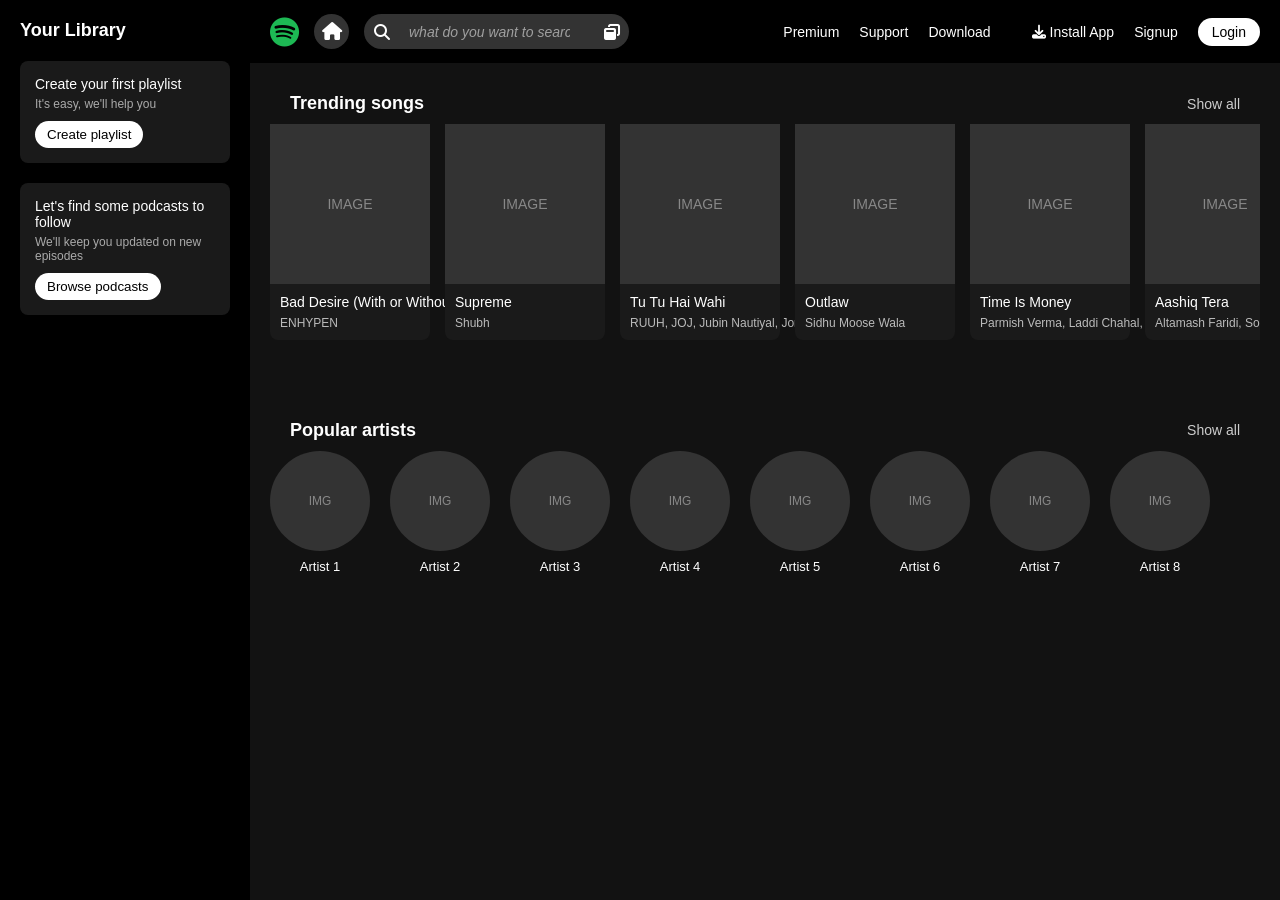
<file: CRT Assignments/Assignment-02/index.html>
<!DOCTYPE html>
<html lang="en">
  <head>
    <meta charset="UTF-8" />
    <title>Music Dashboard</title>
    <meta name="viewport" content="width=device-width, initial-scale=1.0" />

    <!-- Link to your CSS and FontAwesome -->
    <link rel="stylesheet" href="index.css" />
    <link
      rel="stylesheet"
      href="https://cdnjs.cloudflare.com/ajax/libs/font-awesome/6.7.2/css/all.min.css"
      integrity="sha512-Evv84Mr4kqVGRNSgIGL/F/aIDqQb7xQ2vcrdIwxfjThSH8CSR7PBEakCr51Ck+w+/U6swU2Im1vVX0SVk9ABhg=="
      crossorigin="anonymous"
      referrerpolicy="no-referrer"
    />
  </head>
  <body>
    <div class="container">
      <!-- ====== SIDEBAR ====== -->
      <aside class="sidebar">
        <h3 class="sidebar-title">Your Library</h3>

        <div class="box">
          <p>Create your first playlist</p>
          <small>It's easy, we'll help you</small>
          <button>Create playlist</button>
        </div>

        <div class="box">
          <p>Let's find some podcasts to follow</p>
          <small>We'll keep you updated on new episodes</small>
          <button>Browse podcasts</button>
        </div>
      </aside>
      <!-- ====== END OF SIDEBAR ====== -->

      <!-- ====== MAIN CONTENT AREA ====== -->
      <div class="main-box">
        <!-- ====== HEADER ====== -->
        <div class="header">
          <div class="hc1">
            <div class="hc11">
              <i class="fa-brands fa-spotify brand"></i>
            </div>
            <div class="hc12">
              <i class="fa-solid fa-house home"></i>
            </div>
            <div class="hc13">
              <div class="hc131">
                <i class="fa-solid fa-magnifying-glass search"></i>
              </div>
              <div class="hc132">
                <input
                  type="search"
                  class="ip-ser"
                  placeholder="what do you want to search?"
                />
              </div>
              <div class="hc133">
                <i class="fa-solid fa-window-restore search"></i>
              </div>
            </div>
          </div>
          <div class="hc2">
            <div class="hc21">
              <a href="">Premium</a>
              <a href="">Support</a>
              <a href="">Download</a>
            </div>
            <div class="bar"></div>
            <div class="hc22">
              <button><i class="fa-solid fa-download"></i> Install App</button>
            </div>
            <div class="hc23">
              <button>Signup</button>
            </div>
            <div class="hc24">
              <button>Login</button>
            </div>
          </div>
        </div>
        <!-- ====== END OF HEADER ====== -->

        <!-- ====== TRENDING SONGS SECTION ====== -->
        <section class="trending-section">
          <div class="section-header">
            <h2>Trending songs</h2>
            <a href="#" class="show-all">Show all</a>
          </div>

          <!-- Horizontally scrollable container -->
          <div class="trending-cards">
            <!-- Card 1 -->
            <div class="song-card">
              <div class="song-thumb">
                <div class="placeholder-img">Image</div>
              </div>
              <div class="song-info">
                <p class="song-title">Bad Desire (With or Without You)</p>
                <p class="song-artist">ENHYPEN</p>
              </div>
            </div>
            <!-- Card 2 -->
            <div class="song-card">
              <div class="song-thumb">
                <div class="placeholder-img">Image</div>
              </div>
              <div class="song-info">
                <p class="song-title">Supreme</p>
                <p class="song-artist">Shubh</p>
              </div>
            </div>
            <!-- Card 3 -->
            <div class="song-card">
              <div class="song-thumb">
                <div class="placeholder-img">Image</div>
              </div>
              <div class="song-info">
                <p class="song-title">Tu Tu Hai Wahi</p>
                <p class="song-artist">
                  RUUH, JOJ, Jubin Nautiyal, Jonita Gandhi
                </p>
              </div>
            </div>
            <!-- Card 4 -->
            <div class="song-card">
              <div class="song-thumb">
                <div class="placeholder-img">Image</div>
              </div>
              <div class="song-info">
                <p class="song-title">Outlaw</p>
                <p class="song-artist">Sidhu Moose Wala</p>
              </div>
            </div>
            <!-- Card 5 -->
            <div class="song-card">
              <div class="song-thumb">
                <div class="placeholder-img">Image</div>
              </div>
              <div class="song-info">
                <p class="song-title">Time Is Money</p>
                <p class="song-artist">Parmish Verma, Laddi Chahal, Black Virus</p>
              </div>
            </div>
            <!-- Card 6 -->
            <div class="song-card">
              <div class="song-thumb">
                <div class="placeholder-img">Image</div>
              </div>
              <div class="song-info">
                <p class="song-title">Aashiq Tera</p>
                <p class="song-artist">Altamash Faridi, Sohail Sen, Mudassar Aziz</p>
              </div>
            </div>
            <!-- Card 7 -->
            <div class="song-card">
              <div class="song-thumb">
                <div class="placeholder-img">Image</div>
              </div>
              <div class="song-info">
                <p class="song-title">Industry Baby</p>
                <p class="song-artist">Lil Nas X ft. Jack Harlow</p>
              </div>
            </div>
            <!-- Card 8 -->
            <div class="song-card">
              <div class="song-thumb">
                <div class="placeholder-img">Image</div>
              </div>
              <div class="song-info">
                <p class="song-title">Levitating</p>
                <p class="song-artist">Dua Lipa</p>
              </div>
            </div>
          </div>
        </section>

        <!-- ====== POPULAR ARTISTS SECTION ====== -->
        <section class="artists-section">
          <div class="section-header">
            <h2>Popular artists</h2>
            <a href="#" class="show-all">Show all</a>
          </div>

          <!-- Horizontally scrollable container -->
          <div class="artists-cards">
            <!-- Artist 1 -->
            <div class="artist-card">
              <div class="artist-thumb">
                <div class="placeholder-circle">Img</div>
              </div>
              <p class="artist-name">Artist 1</p>
            </div>
            <!-- Artist 2 -->
            <div class="artist-card">
              <div class="artist-thumb">
                <div class="placeholder-circle">Img</div>
              </div>
              <p class="artist-name">Artist 2</p>
            </div>
            <!-- Artist 3 -->
            <div class="artist-card">
              <div class="artist-thumb">
                <div class="placeholder-circle">Img</div>
              </div>
              <p class="artist-name">Artist 3</p>
            </div>
            <!-- Artist 4 -->
            <div class="artist-card">
              <div class="artist-thumb">
                <div class="placeholder-circle">Img</div>
              </div>
              <p class="artist-name">Artist 4</p>
            </div>
            <!-- Artist 5 -->
            <div class="artist-card">
              <div class="artist-thumb">
                <div class="placeholder-circle">Img</div>
              </div>
              <p class="artist-name">Artist 5</p>
            </div>
            <!-- Artist 6 -->
            <div class="artist-card">
              <div class="artist-thumb">
                <div class="placeholder-circle">Img</div>
              </div>
              <p class="artist-name">Artist 6</p>
            </div>
            <!-- Artist 7 -->
            <div class="artist-card">
              <div class="artist-thumb">
                <div class="placeholder-circle">Img</div>
              </div>
              <p class="artist-name">Artist 7</p>
            </div>
            <!-- Artist 8 -->
            <div class="artist-card">
              <div class="artist-thumb">
                <div class="placeholder-circle">Img</div>
              </div>
              <p class="artist-name">Artist 8</p>
            </div>
          </div>
        </section>
        <!-- ====== END OF CONTENT ====== -->
      </div>
      <!-- ====== END OF MAIN CONTENT AREA ====== -->
    </div>
  </body>
</html>
</file>
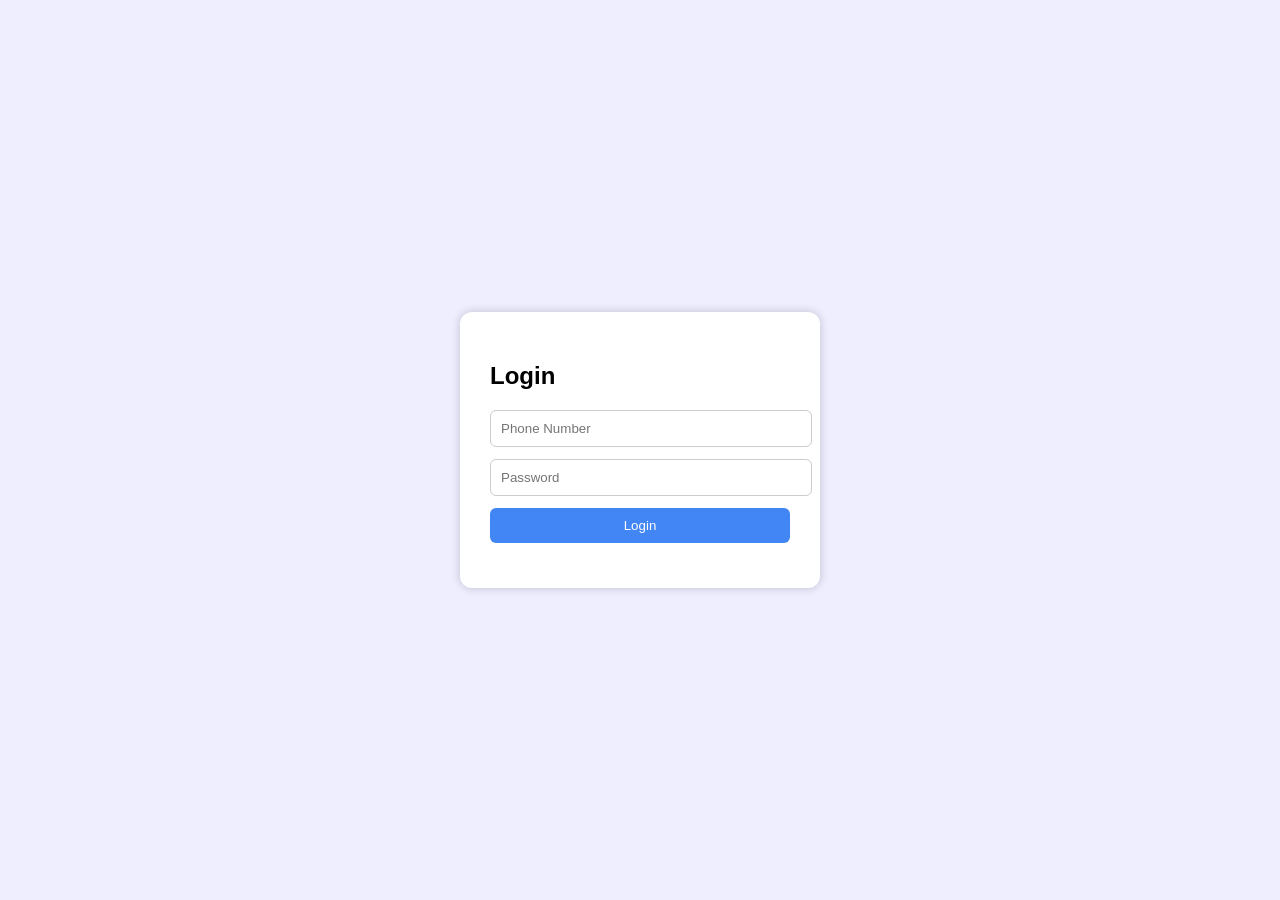
<file: CRT Assignments/Assignment-03/index.html>
<!DOCTYPE html>
<html lang="en">
<head>
    <meta charset="UTF-8">
    <title>Simple Login</title>
    <link rel="stylesheet" href="style.css">
</head>
<body>
    <div class="login-box">
        <h2>Login</h2>
        <input type="text" id="phone" placeholder="Phone Number">
        <input type="password" id="password" placeholder="Password">
        <button onclick="login()">Login</button>
        <div id="message"></div>
    </div>

    <script src="index.js"></script>
</body>
</html>
</file>
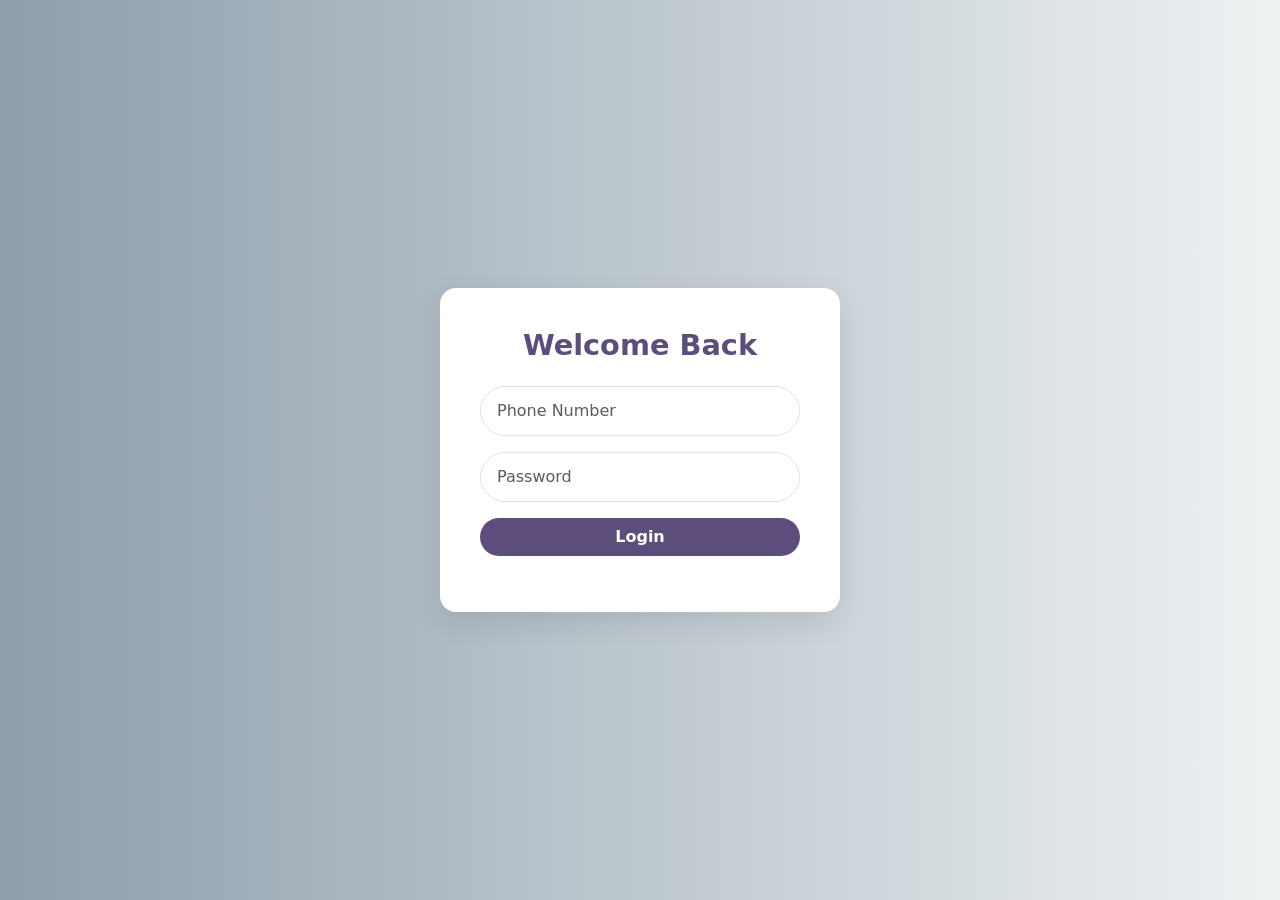
<file: CRT Assignments/Assignment-04/index.html>
<!DOCTYPE html>
<html lang="en">
<head>
  <meta charset="UTF-8" />
  <meta name="viewport" content="width=device-width, initial-scale=1.0"/>
  <title>Modern Login</title>
  <link href="https://cdn.jsdelivr.net/npm/bootstrap@5.3.0/dist/css/bootstrap.min.css" rel="stylesheet">
  <style>
    body {
      background: linear-gradient(to right, #8e9eab, #eef2f3);
    }

    .login-container {
      background: white;
      padding: 2.5rem;
      border-radius: 1rem;
      box-shadow: 0 10px 30px rgba(0, 0, 0, 0.1);
      max-width: 400px;
      width: 100%;
    }

    .login-title {
      font-weight: 700;
      font-size: 1.8rem;
      color: #5c4d7d;
    }

    .form-control {
      border-radius: 50px;
      padding: 0.75rem 1rem;
    }

    .btn-login {
      background-color: #5c4d7d;
      color: #fff;
      border-radius: 50px;
      font-weight: 600;
    }

    #res {
      margin-top: 1rem;
      font-weight: 500;
      text-align: center;
    }
  </style>
</head>
<body class="d-flex justify-content-center align-items-center vh-100">

  <div class="login-container">
    <h2 class="text-center login-title mb-4">Welcome Back</h2>
    <div class="mb-3">
      <input type="number" class="form-control" id="num" placeholder="Phone Number" />
    </div>
    <div class="mb-3">
      <input type="password" class="form-control" id="pass" placeholder="Password" />
    </div>
    <button class="btn btn-login w-100" onclick="login()">Login</button>
    <p id="res"></p>
  </div>

  <script>
    function checkPhone(phone) {
      return /^\d{10}$/.test(phone);
    }

    function checkPass(pass) {
      return pass.length >= 6;
    }

    function login() {
      const phone = document.getElementById("num").value;
      const pass = document.getElementById("pass").value;
      const result = document.getElementById("res");

      if (!checkPhone(phone)) {
        result.innerText = "Invalid phone number!";
        result.style.color = "red";
        return;
      }

      if (!checkPass(pass)) {
        result.innerText = "Password must be at least 6 characters.";
        result.style.color = "red";
        return;
      }

      result.innerText = "Login successful!";
      result.style.color = "green";
    }
  </script>

  <script src="https://cdn.jsdelivr.net/npm/bootstrap@5.3.0/dist/js/bootstrap.bundle.min.js"></script>
</body>
</html>
</file>
<file: CRT Assignments/Assignment-02/index.css>
/* =========================

   GLOBAL RESET + BOX-SIZING

   ========================= */

* {

  margin: 0;

  padding: 0;

  box-sizing: border-box;

}



/* =========================

   BODY & CONTAINER

   ========================= */

body {

  font-family: Arial, sans-serif;

  background-color: #121212;

  color: #fff;

}



.container {

  display: flex;

  height: 100vh;

  overflow: hidden;

  flex-direction: row;

}



/* =========================

   SIDEBAR

   ========================= */

.sidebar {

  width: 250px;

  background-color: #000;

  padding: 20px;

  overflow-y: auto;

}



.sidebar-title {

  font-size: 18px;

  margin-bottom: 20px;

}



.box {

  background-color: #1a1a1a;

  padding: 15px;

  margin-bottom: 20px;

  border-radius: 8px;

}



.box p {

  font-size: 14px;

  margin-bottom: 5px;

}



.box small {

  display: block;

  margin-bottom: 10px;

  font-size: 12px;

  color: #aaa;

}



.box button {

  background-color: #fff;

  color: #000;

  border: none;

  padding: 6px 12px;

  border-radius: 20px;

  cursor: pointer;

  transition: all 0.3s ease;

}



.box button:hover {

  background-color: #1db954;

  color: #fff;

}



/* =========================

   MAIN CONTENT

   ========================= */

.main-box {

  flex: 1;

  display: flex;

  flex-direction: column;

  background-color: #121212;

  overflow-y: auto;

}



/* =========================

   HEADER

   ========================= */

.header {

  height: 7%;

  min-height: 60px;

  display: flex;

  justify-content: space-between;

  align-items: center;

  padding: 0 20px;

  background-color: #000;

}



.hc1 {

  display: flex;

  align-items: center;

  gap: 15px;

}



.hc11 {

  display: flex;

  justify-content: center;

  align-items: center;

}



.brand {

  font-size: 30px;

  color: #1db954;

}



.hc12 {

  display: flex;

  justify-content: center;

  align-items: center;

  background-color: #333;

  border-radius: 50%;

  width: 35px;

  height: 35px;

}



.home {

  font-size: 18px;

  color: white;

}



.hc13 {

  display: flex;

  align-items: center;

  background-color: #333;

  border-radius: 30px;

  height: 35px;

  overflow: hidden;

}



.hc131,

.hc133 {

  width: 35px;

  display: flex;

  justify-content: center;

  align-items: center;

}



.hc131 .search,

.hc133 .search {

  font-size: 16px;

  color: white;

}



.hc132 {

  flex: 1;

  display: flex;

  align-items: center;

}



.ip-ser {

  width: 100%;

  background-color: transparent;

  border: none;

  color: #fff;

  font-size: 14px;

  padding: 5px 10px;

  outline: none;

}



.ip-ser::placeholder {

  color: #bbb;

  font-style: italic;

  opacity: 0.8;

}



.hc2 {

  display: flex;

  align-items: center;

  gap: 20px;

}



.hc21 {

  display: flex;

  gap: 20px;

}



.hc21 a {

  color: white;

  text-decoration: none;

  font-size: 14px;

  transition: color 0.2s;

}



.hc21 a:hover {

  color: #1db954;

}



.bar {

  height: 50%;

  border-left: 1px solid #444;

}



.hc22 button,

.hc23 button,

.hc24 button {

  background-color: transparent;

  border: none;

  color: white;

  font-size: 14px;

  cursor: pointer;

  transition: color 0.2s;

}



.hc22 button:hover,

.hc23 button:hover {

  color: #1db954;

}



.hc24 button {

  background-color: #fff;

  color: #000;

  border-radius: 20px;

  padding: 6px 14px;

  transition: background-color 0.2s, color 0.2s;

}



.hc24 button:hover {

  background-color: #1db954;

  color: white;

}



/* =========================

   SECTION HEADER

   ========================= */

.section-header {

  display: flex;

  justify-content: space-between;

  align-items: center;

  margin: 30px 20px 10px;

}



.section-header h2 {

  font-size: 18px;

  color: #fff;

}



.section-header .show-all {

  color: #ccc;

  text-decoration: none;

  font-size: 14px;

}



.section-header .show-all:hover {

  color: #fff;

}



/* =========================

   TRENDING SONGS

   ========================= */

.trending-section {

  padding: 0 20px;

}



.trending-cards {

  display: flex;

  gap: 15px;

  overflow-x: auto;

  overflow-y: hidden;

  white-space: nowrap;

  padding-bottom: 10px;

  margin-bottom: 40px;

  scroll-behavior: smooth;

}



.trending-cards::-webkit-scrollbar {

  height: 6px;

}

.trending-cards::-webkit-scrollbar-thumb {

  background-color: #444;

  border-radius: 3px;

}

.trending-cards::-webkit-scrollbar-track {

  background-color: #1a1a1a;

}



.song-card {

  background-color: #1a1a1a;

  border-radius: 8px;

  width: 160px;

  flex: 0 0 auto;

  display: flex;

  flex-direction: column;

  cursor: pointer;

  transition: transform 0.2s ease-in-out;

}

.song-card:hover {

  transform: translateY(-5px);

}



.song-thumb {

  width: 100%;

  height: 160px;

  background-color: #333;

  display: flex;

  justify-content: center;

  align-items: center;

}

.song-thumb .placeholder-img {

  color: #888;

  font-size: 14px;

  text-transform: uppercase;

}



.song-info {

  padding: 10px;

}

.song-title {

  font-size: 14px;

  color: #fff;

  margin-bottom: 5px;

  line-height: 1.2;

}

.song-artist {

  font-size: 12px;

  color: #bbb;

}



/* =========================

   POPULAR ARTISTS

   ========================= */

.artists-section {

  padding: 0 20px 40px;

}



.artists-cards {

  display: flex;

  gap: 20px;

  overflow-x: auto;

  overflow-y: hidden;

  white-space: nowrap;

  padding-bottom: 10px;

  scroll-behavior: smooth;

}



.artists-cards::-webkit-scrollbar {

  height: 6px;

}

.artists-cards::-webkit-scrollbar-thumb {

  background-color: #444;

  border-radius: 3px;

}

.artists-cards::-webkit-scrollbar-track {

  background-color: #1a1a1a;

}



.artist-card {

  width: 100px;

  flex: 0 0 auto;

  text-align: center;

  cursor: pointer;

  transition: transform 0.2s ease-in-out;

}

.artist-card:hover {

  transform: scale(1.05);

}



.artist-thumb {

  width: 100px;

  height: 100px;

  border-radius: 50%;

  background-color: #333;

  overflow: hidden;

  margin-bottom: 8px;

  display: flex;

  justify-content: center;

  align-items: center;

}

.artist-thumb .placeholder-circle {

  color: #888;

  font-size: 12px;

  text-transform: uppercase;

}



.artist-name {

  font-size: 13px;

  color: #fff;

  text-overflow: ellipsis;

  white-space: nowrap;

  overflow: hidden;

}



/* =========================

   RESPONSIVE DESIGN

   ========================= */

@media (max-width: 768px) {

  .container {

    flex-direction: column;

  }



  .sidebar {

    width: 100%;

    order: 2;

  }



  .main-box {

    order: 1;

  }



  .header {

    flex-direction: column;

    gap: 10px;

    height: auto;

    padding: 10px;

  }



  .hc1,

  .hc2 {

    flex-direction: column;

    gap: 10px;

  }



  .hc13 {

    width: 100%;

  }



  .hc21 {

    flex-wrap: wrap;

    justify-content: center;

  }
/* =========================
   GLOBAL RESET + BOX-SIZING
   ========================= */
* {
  margin: 0;
  padding: 0;
  box-sizing: border-box;
}

/* =========================
   BODY & CONTAINER
   ========================= */
body {
  font-family: Arial, sans-serif;
  background-color: #121212;
  color: #fff;
}

.container {
  display: flex;
  height: 100vh;
  overflow: hidden;
  flex-direction: row;
}

/* =========================
   SIDEBAR
   ========================= */
.sidebar {
  width: 250px;
  background-color: #000;
  padding: 20px;
  overflow-y: auto;
}

.sidebar-title {
  font-size: 18px;
  margin-bottom: 20px;
}

.box {
  background-color: #1a1a1a;
  padding: 15px;
  margin-bottom: 20px;
  border-radius: 8px;
}

.box p {
  font-size: 14px;
  margin-bottom: 5px;
}

.box small {
  display: block;
  margin-bottom: 10px;
  font-size: 12px;
  color: #aaa;
}

.box button {
  background-color: #fff;
  color: #000;
  border: none;
  padding: 6px 12px;
  border-radius: 20px;
  cursor: pointer;
  transition: all 0.3s ease;
}

.box button:hover {
  background-color: #1db954;
  color: #fff;
}

/* =========================
   MAIN CONTENT
   ========================= */
.main-box {
  flex: 1;
  display: flex;
  flex-direction: column;
  background-color: #121212;
  overflow-y: auto;
}

/* =========================
   HEADER
   ========================= */
.header {
  height: 7%;
  min-height: 60px;
  display: flex;
  justify-content: space-between;
  align-items: center;
  padding: 0 20px;
  background-color: #000;
}

.hc1 {
  display: flex;
  align-items: center;
  gap: 15px;
}

.hc11 {
  display: flex;
  justify-content: center;
  align-items: center;
}

.brand {
  font-size: 30px;
  color: #1db954;
}

.hc12 {
  display: flex;
  justify-content: center;
  align-items: center;
  background-color: #333;
  border-radius: 50%;
  width: 35px;
  height: 35px;
}

.home {
  font-size: 18px;
  color: white;
}

.hc13 {
  display: flex;
  align-items: center;
  background-color: #333;
  border-radius: 30px;
  height: 35px;
  overflow: hidden;
}

.hc131,
.hc133 {
  width: 35px;
  display: flex;
  justify-content: center;
  align-items: center;
}

.hc131 .search,
.hc133 .search {
  font-size: 16px;
  color: white;
}

.hc132 {
  flex: 1;
  display: flex;
  align-items: center;
}

.ip-ser {
  width: 100%;
  background-color: transparent;
  border: none;
  color: #fff;
  font-size: 14px;
  padding: 5px 10px;
  outline: none;
}

.ip-ser::placeholder {
  color: #bbb;
  font-style: italic;
  opacity: 0.8;
}

.hc2 {
  display: flex;
  align-items: center;
  gap: 20px;
}

.hc21 {
  display: flex;
  gap: 20px;
}

.hc21 a {
  color: white;
  text-decoration: none;
  font-size: 14px;
  transition: color 0.2s;
}

.hc21 a:hover {
  color: #1db954;
}

.bar {
  height: 50%;
  border-left: 1px solid #444;
}

.hc22 button,
.hc23 button,
.hc24 button {
  background-color: transparent;
  border: none;
  color: white;
  font-size: 14px;
  cursor: pointer;
  transition: color 0.2s;
}

.hc22 button:hover,
.hc23 button:hover {
  color: #1db954;
}

.hc24 button {
  background-color: #fff;
  color: #000;
  border-radius: 20px;
  padding: 6px 14px;
  transition: background-color 0.2s, color 0.2s;
}

.hc24 button:hover {
  background-color: #1db954;
  color: white;
}

/* =========================
   SECTION HEADER
   ========================= */
.section-header {
  display: flex;
  justify-content: space-between;
  align-items: center;
  margin: 30px 20px 10px;
}

.section-header h2 {
  font-size: 18px;
  color: #fff;
}

.section-header .show-all {
  color: #ccc;
  text-decoration: none;
  font-size: 14px;
}

.section-header .show-all:hover {
  color: #fff;
}

/* =========================
   TRENDING SONGS
   ========================= */
.trending-section {
  padding: 0 20px;
}

.trending-cards {
  display: flex;
  gap: 15px;
  overflow-x: auto;
  overflow-y: hidden;
  white-space: nowrap;
  padding-bottom: 10px;
  margin-bottom: 40px;
  scroll-behavior: smooth;
}

.trending-cards::-webkit-scrollbar {
  height: 6px;
}
.trending-cards::-webkit-scrollbar-thumb {
  background-color: #444;
  border-radius: 3px;
}
.trending-cards::-webkit-scrollbar-track {
  background-color: #1a1a1a;
}

.song-card {
  background-color: #1a1a1a;
  border-radius: 8px;
  width: 160px;
  flex: 0 0 auto;
  display: flex;
  flex-direction: column;
  cursor: pointer;
  transition: transform 0.2s ease-in-out;
}
.song-card:hover {
  transform: translateY(-5px);
}

.song-thumb {
  width: 100%;
  height: 160px;
  background-color: #333;
  display: flex;
  justify-content: center;
  align-items: center;
}
.song-thumb .placeholder-img {
  color: #888;
  font-size: 14px;
  text-transform: uppercase;
}

.song-info {
  padding: 10px;
}
.song-title {
  font-size: 14px;
  color: #fff;
  margin-bottom: 5px;
  line-height: 1.2;
}
.song-artist {
  font-size: 12px;
  color: #bbb;
}

/* =========================
   POPULAR ARTISTS
   ========================= */
.artists-section {
  padding: 0 20px 40px;
}

.artists-cards {
  display: flex;
  gap: 20px;
  overflow-x: auto;
  overflow-y: hidden;
  white-space: nowrap;
  padding-bottom: 10px;
  scroll-behavior: smooth;
}

.artists-cards::-webkit-scrollbar {
  height: 6px;
}
.artists-cards::-webkit-scrollbar-thumb {
  background-color: #444;
  border-radius: 3px;
}
.artists-cards::-webkit-scrollbar-track {
  background-color: #1a1a1a;
}

.artist-card {
  width: 100px;
  flex: 0 0 auto;
  text-align: center;
  cursor: pointer;
  transition: transform 0.2s ease-in-out;
}
.artist-card:hover {
  transform: scale(1.05);
}

.artist-thumb {
  width: 100px;
  height: 100px;
  border-radius: 50%;
  background-color: #333;
  overflow: hidden;
  margin-bottom: 8px;
  display: flex;
  justify-content: center;
  align-items: center;
}
.artist-thumb .placeholder-circle {
  color: #888;
  font-size: 12px;
  text-transform: uppercase;
}

.artist-name {
  font-size: 13px;
  color: #fff;
  text-overflow: ellipsis;
  white-space: nowrap;
  overflow: hidden;
}

/* =========================
   RESPONSIVE DESIGN
   ========================= */
@media (max-width: 768px) {
  .container {
    flex-direction: column;
  }

  .sidebar {
    width: 100%;
    order: 2;
  }

  .main-box {
    order: 1;
  }

  .header {
    flex-direction: column;
    gap: 10px;
    height: auto;
    padding: 10px;
  }

  .hc1,
  .hc2 {
    flex-direction: column;
    gap: 10px;
  }

  .hc13 {
    width: 100%;
  }

  .hc21 {
    flex-wrap: wrap;
    justify-content: center;
  }
}

}
</file>
<file: CRT Assignments/Assignment-03/style.css>
body {
    font-family: Arial, sans-serif;
    background-color: #eef;
    display: flex;
    justify-content: center;
    align-items: center;
    height: 100vh;
    margin: 0;
}

.login-box {
    background-color: white;
    padding: 30px;
    border-radius: 12px;
    box-shadow: 0 0 10px rgba(0,0,0,0.2);
    width: 300px;
}

input {
    display: block;
    width: 100%;
    padding: 10px;
    margin: 12px 0;
    border: 1px solid #ccc;
    border-radius: 6px;
}

button {
    padding: 10px;
    width: 100%;
    background-color: #4285f4;
    color: white;
    border: none;
    border-radius: 6px;
    cursor: pointer;
}

#message {
    margin-top: 15px;
    text-align: center;
    font-weight: bold;
}
</file>
